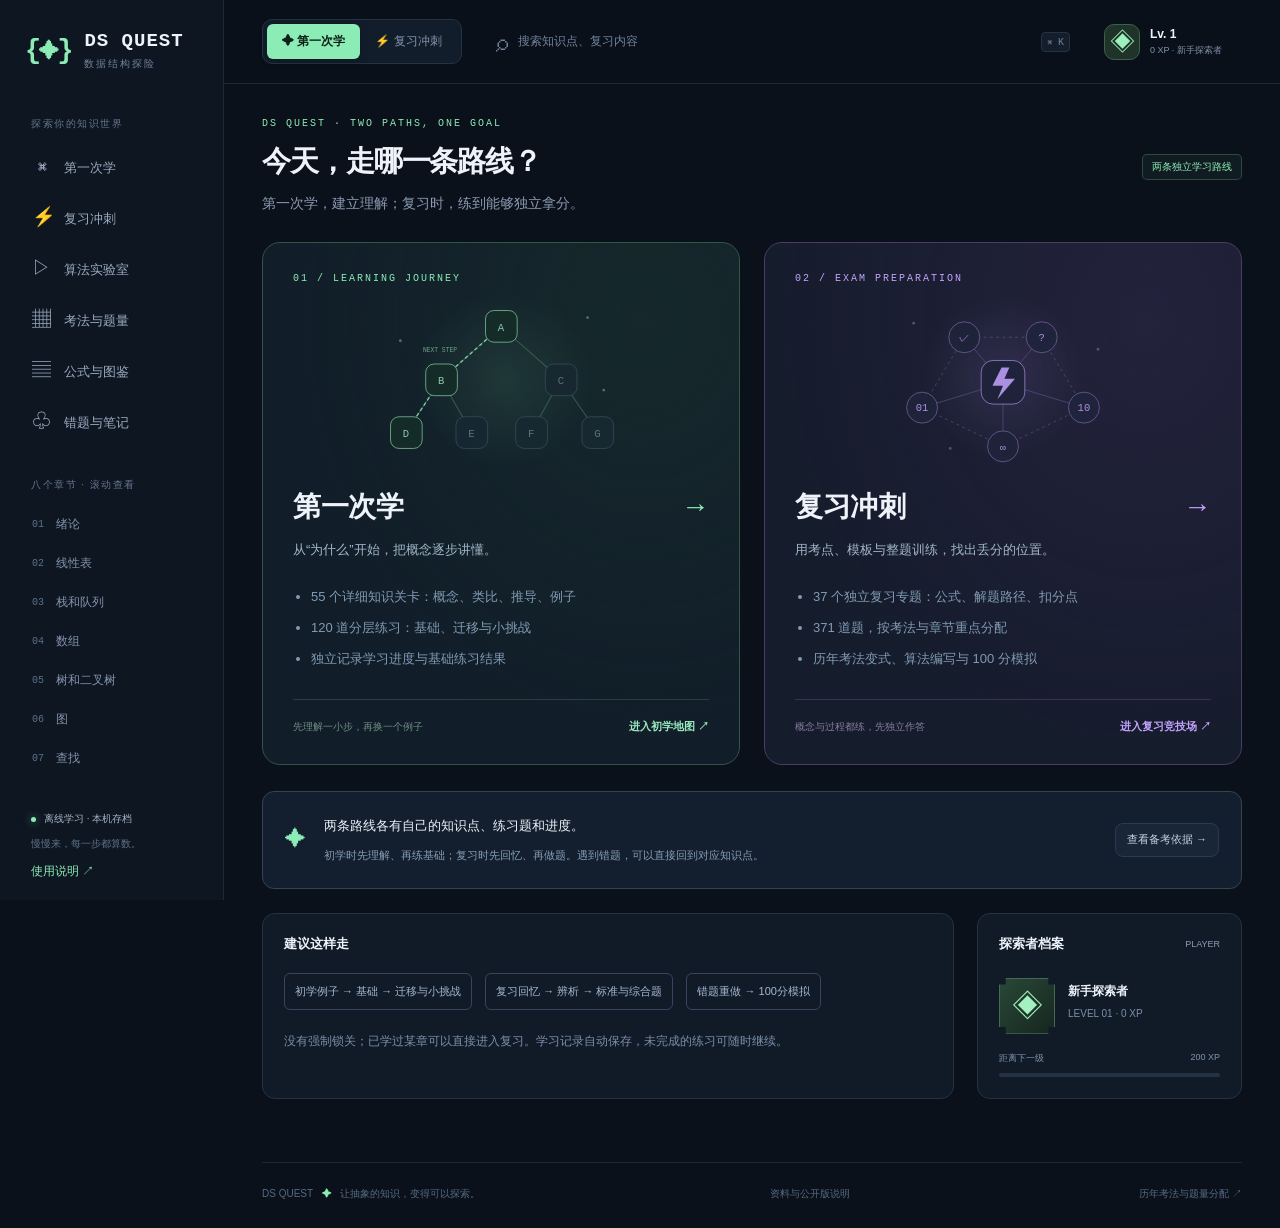
<file: index.html>
<!DOCTYPE html>
<html lang="zh-CN">
<head>
  <meta charset="UTF-8">
  <meta name="viewport" content="width=device-width, initial-scale=1">
  <meta name="theme-color" content="#0b111b">
  <meta name="description" content="基于课程PPT与历年卷的双入口离线学习站，初学120题、复习371题，含概念回忆、分层练习与100分模拟。">
  <title>数据结构探险 · DS QUEST</title>
  <link rel="icon" href="assets/favicon.svg" type="image/svg+xml">
  <link rel="stylesheet" href="assets/katex/katex.min.css">
  <link rel="stylesheet" href="styles.css?v=public-1">
  <script src="assets/katex/katex.min.js" defer></script>
  <script src="math-format.js?v=public-1" defer></script>
  <script src="content.js?v=public-1" defer></script>
  <script src="learning-guides.js?v=public-1" defer></script>
  <script src="sources.js" defer></script>
  <script src="animations.js?v=public-1" defer></script>
  <script src="learn-bank.js?v=public-1" defer></script>
  <script src="review-bank.js?v=public-1" defer></script>
  <script src="review-lessons.js?v=public-1" defer></script>
  <script src="exam-meta.js?v=public-1" defer></script>
  <script src="curriculum.js?v=public-1" defer></script>
  <script src="training-engine.js?v=public-1" defer></script>
  <script src="app.js?v=public-1" defer></script>
</head>
<body data-mode="learn">
  <a class="skip-link" href="#main">跳到主要内容</a>
  <aside class="sidebar" id="sidebar" aria-label="主导航">
    <a class="brand" href="#home" aria-label="数据结构探险首页"><span class="brand-symbol">{<b>✦</b>}</span><span>DS QUEST<small>数据结构探险</small></span></a>
    <div class="sidebar-label">探索你的知识世界</div>
    <nav id="navigation">
      <a href="#map" data-nav="map"><span class="nav-icon">⌘</span>第一次学<span class="nav-dot"></span></a>
      <a href="#review" data-nav="review"><span class="nav-icon">⚡</span>复习冲刺<span class="nav-dot"></span></a>
      <a href="#lab" data-nav="lab"><span class="nav-icon">▷</span>算法实验室<span class="nav-dot"></span></a>
      <a href="#exam" data-nav="exam"><span class="nav-icon">▦</span>考法与题量<span class="nav-dot"></span></a>
      <a href="#atlas" data-nav="atlas"><span class="nav-icon">▤</span>公式与图鉴<span class="nav-dot"></span></a>
      <a href="#bag" data-nav="bag"><span class="nav-icon">♧</span>错题与笔记<span class="nav-dot"></span></a>
    </nav>
    <div class="sidebar-label chapters-label">八个章节 · 滚动查看</div>
    <div id="chapterNav" class="chapter-nav"></div>
    <div class="sidebar-bottom"><div class="local-indicator"><i></i>离线学习 · 本机存档</div><p>慢慢来，每一步都算数。</p><button class="text-button" data-action="help">使用说明 ↗</button></div>
  </aside>
  <button class="nav-scrim" id="navScrim" aria-label="收起导航" hidden></button>
  <header class="topbar">
    <button class="icon-button menu-toggle" id="menuToggle" aria-controls="sidebar" aria-label="打开导航" aria-expanded="false">☰</button>
    <div class="mode-switch" role="group" aria-label="学习模式"><button data-action="mode" data-value="learn" id="modeLearn">✦ 第一次学</button><button data-action="mode" data-value="review" id="modeReview">⚡ 复习冲刺</button></div>
    <button class="search-trigger" data-action="search"><span>⌕</span>搜索知识点、复习内容<kbd>⌘ K</kbd></button>
    <div class="player"><div class="avatar" aria-hidden="true">◈</div><div><strong id="playerLevel">Lv. 1</strong><span id="playerXP">0 XP · 新手探索者</span></div></div>
  </header>
  <main id="main" tabindex="-1"><div id="app"></div><footer class="footer"><span>DS QUEST <i>✦</i> 让抽象的知识，变得可以探索。</span><a href="#sources/1">资料与公开版说明</a><a href="#exam">历年考法与题量分配 ↗</a></footer></main>
  <div class="modal-backdrop" id="searchModal" hidden><section class="search-dialog" role="dialog" aria-modal="true" aria-labelledby="searchTitle"><div class="dialog-top"><h2 id="searchTitle">寻找一块知识拼图</h2><button class="icon-button" data-action="close-search" aria-label="关闭搜索">✕</button></div><label class="search-input-wrap"><span>⌕</span><input id="searchInput" placeholder="试试“循环队列”“时间复杂度”“哈夫曼”…" autocomplete="off" aria-label="搜索知识点和课件"><kbd>ESC</kbd></label><p class="search-hint">搜索 55 个初学关卡、37 个复习专题与 378 页课件文本</p><div id="searchResults" class="search-results"></div></section></div>
  <dialog id="infoDialog" class="info-dialog"><div class="dialog-top"><h2 id="infoTitle"></h2><button class="icon-button" data-action="close-info" aria-label="关闭">✕</button></div><div id="infoBody"></div></dialog>
  <div id="toast" class="toast" role="status" aria-live="polite"></div>
  <noscript><p class="noscript">请启用 JavaScript，以使用学习关卡、算法演示和本地存档功能。</p></noscript>
</body>
</html>
</file>
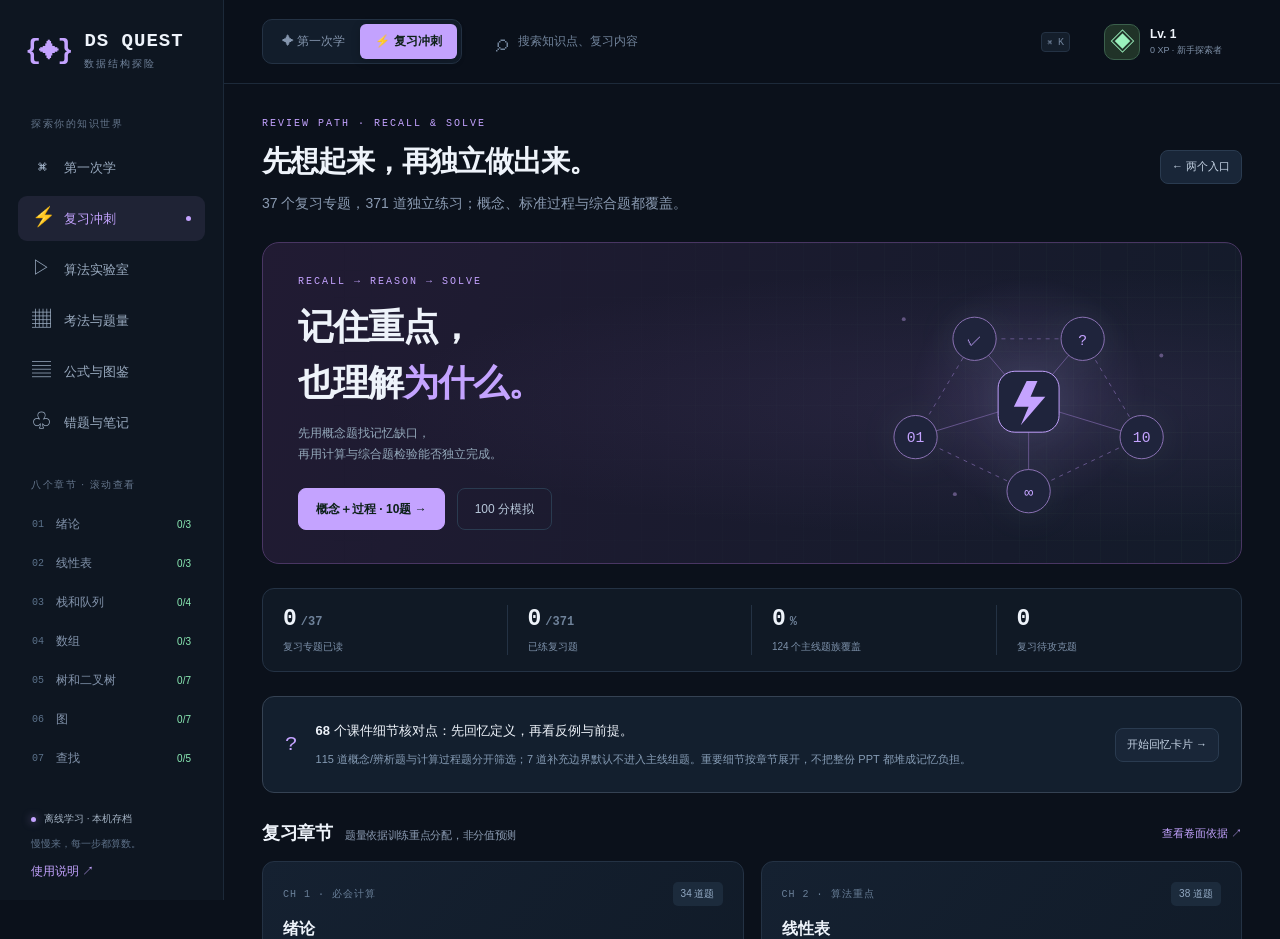
<file: 复习冲刺.html>
<!doctype html><html lang="zh-CN"><meta charset="utf-8"><meta name="viewport" content="width=device-width,initial-scale=1"><meta http-equiv="refresh" content="0;url=index.html#review"><title>复习冲刺 · DS QUEST</title><body style="background:#0b111b;color:#bde8cd;font-family:system-ui;padding:40px"><p>正在打开复习冲刺入口…</p><a style="color:#8cecb6" href="index.html#review">点击进入复习冲刺</a></body></html>
</file>
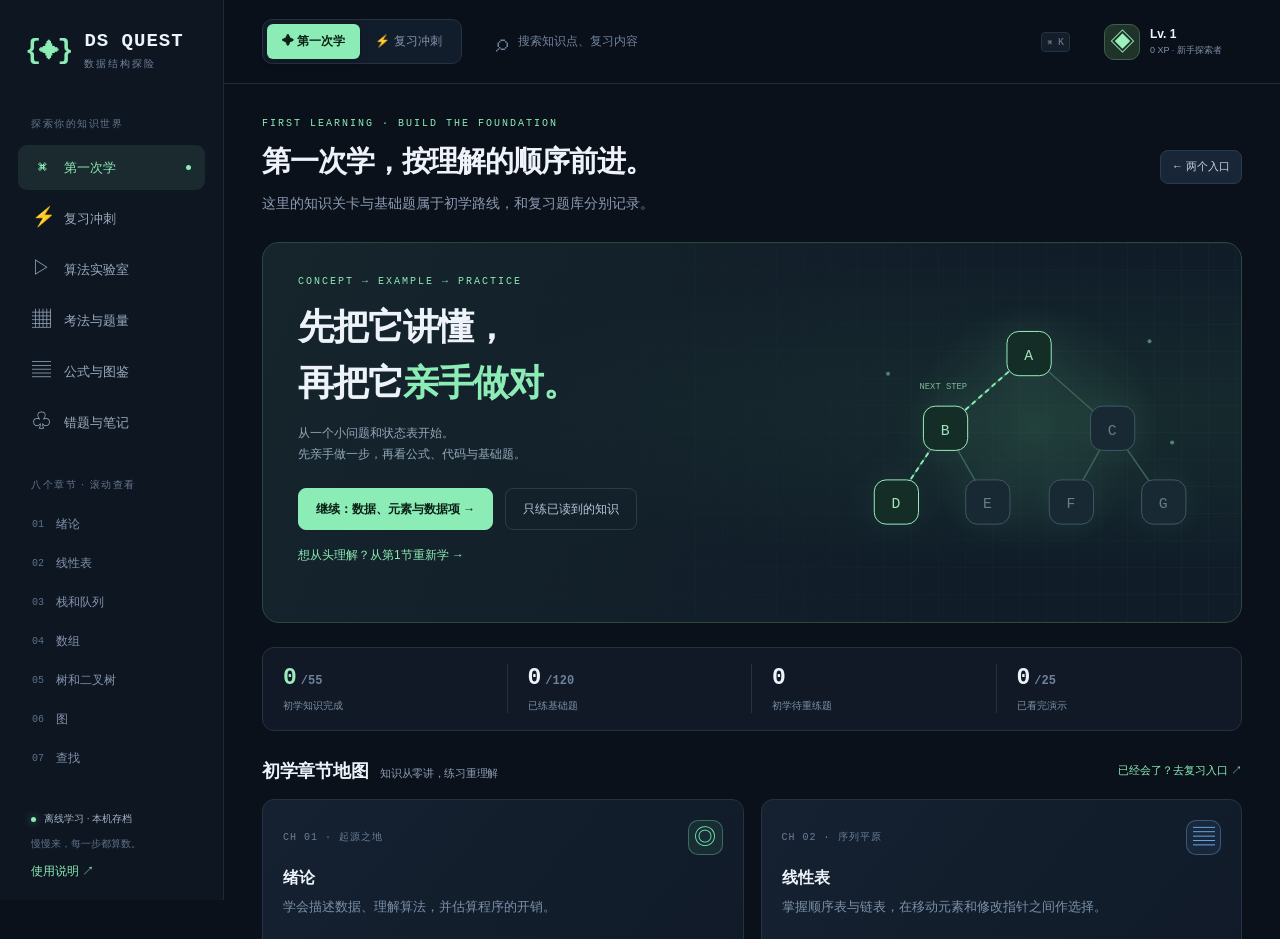
<file: 第一次学.html>
<!doctype html><html lang="zh-CN"><meta charset="utf-8"><meta name="viewport" content="width=device-width,initial-scale=1"><meta http-equiv="refresh" content="0;url=index.html#learn"><title>第一次学 · DS QUEST</title><body style="background:#0b111b;color:#bde8cd;font-family:system-ui;padding:40px"><p>正在打开第一次学入口…</p><a style="color:#8cecb6" href="index.html#learn">点击进入第一次学</a></body></html>
</file>
<file: styles.css>
@charset "UTF-8";
:root{color-scheme:dark;--bg:#0b111b;--panel:#111b28;--panel2:#152131;--line:#243244;--text:#eef3fa;--muted:#8b9bb2;--accent:#8cecb6;--accent-rgb:140,236,182;--purple:#c6a0ff;--yellow:#f2cc79;--red:#ff9595;--sidebar:224px;--header:84px;--radius:17px;font-family:-apple-system,BlinkMacSystemFont,"PingFang SC","Microsoft YaHei",sans-serif;font-size:14px}
*{box-sizing:border-box}body{margin:0;background:var(--bg);color:var(--text);font-weight:400}body[data-mode=review]{--accent:#c4a3ff;--accent-rgb:196,163,255}button,input,textarea,select{font:inherit}a{color:inherit;text-decoration:none}button,a,input,select,summary{touch-action:manipulation}button{cursor:pointer;border:none}button:disabled{cursor:not-allowed;opacity:.38}button,input,textarea,select{color:inherit}button:focus-visible,a:focus-visible,input:focus-visible,textarea:focus-visible,select:focus-visible,summary:focus-visible{outline:2px solid var(--accent);outline-offset:4px}button{transition:background .18s,border-color .18s,transform .18s}button:hover:not(:disabled){filter:brightness(1.08)}button:active:not(:disabled){transform:translateY(1px)}input,textarea,select{background:#0c1420;border:1px solid var(--line);border-radius:9px}input,select{min-height:42px;padding:8px 12px}select{max-width:100%}textarea{padding:14px;line-height:1.9;resize:vertical;width:100%}h1,h2,h3,h4,p{margin-top:0}h1{font-size:36px;letter-spacing:-1.1px;line-height:1.4;font-weight:650}h2{font-size:21px;font-weight:620;letter-spacing:-.3px}h3{font-size:17px;font-weight:600}p{line-height:1.8}small,.muted{color:var(--muted)}strong{font-weight:600}.mono,code,kbd,.eyebrow,.chapter-num,.stat-value{font-family:"SFMono-Regular",Consolas,"Liberation Mono",monospace}.skip-link{position:fixed;top:-100px;left:250px;z-index:100;padding:12px 20px;background:var(--accent);color:#0b111b}.skip-link:focus{top:10px}[hidden]{display:none!important}
.sidebar{position:fixed;width:var(--sidebar);inset:0 auto 0 0;z-index:40;background:#0e1621;border-right:1px solid #1c2939;display:flex;flex-direction:column;padding:30px 18px 20px}.brand{display:flex;align-items:center;gap:10px;padding:0 7px;margin-bottom:46px;font-family:Consolas,monospace;font-size:19px;font-weight:700;letter-spacing:1px}.brand-symbol{font-size:27px;color:var(--accent);letter-spacing:-6px;white-space:nowrap;margin-right:7px}.brand-symbol b{font-size:20px;padding:0 4px}.brand small{font-family:inherit;display:block;letter-spacing:2px;font-size:10px;font-weight:400;margin-top:5px;color:#71839b}.sidebar-label{font-size:10px;color:#64758b;letter-spacing:1.5px;padding:0 13px;margin-bottom:14px}nav{display:grid;gap:6px}nav a{position:relative;padding:13px 14px;display:flex;align-items:center;gap:13px;color:#9aabc0;border-radius:9px;font-size:13px}nav a:hover{background:#172231}nav a.active{color:var(--accent);background:rgba(var(--accent-rgb),.09)}.nav-icon{width:19px;display:inline-block;text-align:center;font-size:19px;line-height:1}.nav-dot{display:none;width:5px;height:5px;background:var(--accent);border-radius:50%;margin-left:auto}nav a.active .nav-dot{display:block}.chapters-label{margin-top:33px}.chapter-nav{display:grid;gap:2px;overflow:auto}.chapter-nav a{display:flex;align-items:center;gap:12px;padding:10px 14px;font-size:12px;color:#8293ab;border-radius:8px}.chapter-nav a:hover,.chapter-nav a.current{background:#172230;color:#edf4ff}.chapter-nav .num{font-family:Consolas,monospace;color:#5b718a;font-size:10px}.chapter-nav .mini-check{margin-left:auto;color:#8cecb6;font-size:10px}.sidebar-bottom{margin-top:auto;padding:28px 13px 0}.local-indicator{font-size:10px;color:#a5b4c5;display:flex;gap:8px;align-items:center}.local-indicator i,.online-dot{width:5px;height:5px;background:var(--accent);border-radius:50%;box-shadow:0 0 9px rgba(var(--accent-rgb),.6)}.sidebar-bottom p{font-size:10px;color:#5e7189;margin:9px 0}.text-button{background:transparent;padding:0;color:var(--accent);font-size:12px}
.topbar{height:var(--header);position:sticky;top:0;z-index:30;margin-left:var(--sidebar);background:rgba(11,17,27,.95);backdrop-filter:blur(15px);border-bottom:1px solid #1d2a3a;display:flex;align-items:center;padding:0 38px;gap:28px}.mode-switch{display:flex;background:#121d2b;border:1px solid var(--line);border-radius:10px;padding:4px;flex-shrink:0}.mode-switch button{padding:9px 15px;border-radius:6px;color:#8495ad;background:none;font-size:12px;white-space:nowrap}.mode-switch button[aria-pressed=true]{color:#0d2118;background:var(--accent);box-shadow:0 2px 10px #0003;font-weight:650}.search-trigger{background:none;color:#71839b;display:flex;align-items:center;gap:10px;font-size:12px;flex:1;text-align:left}.search-trigger>span{font-size:24px}.search-trigger kbd{margin-left:auto;background:#141e2b;border:1px solid var(--line);font-size:10px;padding:3px 5px;border-radius:4px}.player{display:flex;align-items:center;gap:10px;min-width:138px}.avatar{height:36px;width:36px;background:#203328;color:#9bf2bd;display:grid;place-items:center;border:1px solid #3b604c;border-radius:10px;font-size:25px}.player strong{display:block;font-size:12px}.player span{display:block;font-size:9px;color:#7f91a9;margin-top:3px}.icon-button{height:34px;min-width:34px;display:inline-grid;place-items:center;border-radius:8px;background:#172334;border:1px solid var(--line);color:#b5c3d6}.menu-toggle{display:none}main{margin-left:var(--sidebar);padding:34px 38px 0;min-height:calc(100vh - var(--header))}#app{max-width:1370px;margin:auto;min-height:calc(100vh - 190px)}.footer{max-width:1370px;margin:45px auto 0;border-top:1px solid #1d2939;padding:22px 0 25px;display:flex;justify-content:space-between;gap:15px;color:#546a82;font-size:10px;line-height:1.8}.footer i{font-style:normal;color:#8cecb6;margin:0 6px}.footer a:hover{color:#b9cadc}
.eyebrow{font-size:10px;letter-spacing:2px;color:var(--accent);margin-bottom:12px}.eyebrow .live{display:inline-block;height:5px;width:5px;background:var(--accent);border-radius:50%;margin-right:8px;vertical-align:middle}.page-heading{display:flex;justify-content:space-between;gap:20px;align-items:center;margin-bottom:26px}.page-heading h1{margin-bottom:8px;font-size:29px}.page-heading p{color:var(--muted);margin:0;font-size:13px}.tag{display:inline-flex;gap:6px;align-items:center;padding:5px 9px;border:1px solid var(--line);color:#9aacbf;border-radius:5px;font-size:10px}.tag.accent{color:var(--accent);border-color:rgba(var(--accent-rgb),.22);background:rgba(var(--accent-rgb),.05)}.hero{position:relative;overflow:hidden;min-height:285px;border:1px solid #2b483f;border-radius:var(--radius);background:radial-gradient(ellipse at 85% 45%,#21413566 0,transparent 53%),linear-gradient(112deg,#16242c 0,#101d29 75%);display:grid;grid-template-columns:1.3fr 1fr;margin-bottom:24px}.hero:before{content:"";position:absolute;inset:0;pointer-events:none;background-image:linear-gradient(#9cdeb207 1px,transparent 1px),linear-gradient(90deg,#9cdeb207 1px,transparent 1px);background-size:27px 27px;mask-image:linear-gradient(90deg,transparent,#000)}.hero-content{padding:33px 35px;z-index:1}.hero h1{font-size:36px;line-height:1.55;margin-bottom:12px;letter-spacing:-1px}.hero h1 em{font-style:normal;color:var(--accent)}.hero-content>p{color:#94a9bb;font-size:12px;max-width:470px;margin-bottom:22px}.hero-visual{position:relative;display:flex;align-items:center;justify-content:center;padding:12px 16px}.hero-visual svg{width:100%;max-width:395px;filter:drop-shadow(0 0 18px #8cecb612)}.hero-caption{position:absolute;bottom:22px;left:50%;transform:translateX(-50%);font-family:monospace;font-size:9px;letter-spacing:2px;white-space:nowrap;color:#5d8a7b}.hero.review-hero{border-color:#493663;background:radial-gradient(ellipse at 80% 50%,#674d8a33,transparent 60%),linear-gradient(110deg,#211b33,#131b2a)}.btn{padding:11px 17px;min-height:42px;display:inline-flex;align-items:center;justify-content:center;gap:10px;border-radius:8px;background:#192638;color:#c6d4e5;border:1px solid #2a3b50;font-size:12px;line-height:1.4}.btn.primary{background:var(--accent);border-color:var(--accent);color:#0b2017;font-weight:650}.btn.ghost{background:transparent;color:#b8c8da}.btn.small{padding:8px 11px;min-height:34px;font-size:11px}.btn-row{display:flex;gap:12px;align-items:center;flex-wrap:wrap}.btn .arrow{margin-left:14px}.chip{display:inline-flex;align-items:center;gap:6px;padding:5px 8px;border-radius:5px;background:#1c2b3c;color:#92a9c3;font-size:10px}.section-header{display:flex;justify-content:space-between;align-items:center;gap:15px;margin:28px 0 16px}.section-header h2{margin:0;font-size:18px}.section-header h2 small{font-weight:400;font-size:11px;margin-left:12px}.section-header .text-button{font-size:11px}.dashboard-grid{display:grid;grid-template-columns:minmax(0,1fr) 265px;gap:23px}.stats-row{display:grid;grid-template-columns:repeat(4,1fr);border:1px solid var(--line);border-radius:12px;background:#101925;margin-bottom:3px}.stat{padding:17px 20px;position:relative}.stat:not(:last-child):after{content:"";position:absolute;right:0;top:20%;height:60%;width:1px;background:var(--line)}.stat-value{font-size:23px;font-weight:600;display:block;margin-bottom:5px}.stat-value small{font-size:12px;margin-left:4px;color:#6f829a}.stat-label{font-size:10px;color:#7c90a9}.stat-value.mint{color:#9bebbd}.chapter-grid{display:grid;grid-template-columns:repeat(2,minmax(0,1fr));gap:14px}.chapter-card{position:relative;border:1px solid var(--line);background:linear-gradient(130deg,#152131,#101a27);border-radius:12px;padding:20px;cursor:pointer;text-align:left;min-height:182px;transition:.2s}.chapter-card:hover{transform:translateY(-3px);border-color:var(--chapter-color);box-shadow:0 7px 25px #0002}.chapter-top{display:flex;align-items:center;justify-content:space-between;margin-bottom:13px}.chapter-num{font-size:10px;letter-spacing:1px;color:#697f98}.chapter-icon{width:35px;height:35px;border:1px solid color-mix(in srgb,var(--chapter-color) 35%,transparent);border-radius:10px;color:var(--chapter-color);display:grid;place-items:center;font-size:22px;background:color-mix(in srgb,var(--chapter-color) 8%,transparent)}.chapter-card h3{margin:0 0 6px;font-size:16px}.chapter-card p{color:#7b90a8;font-size:10px;margin:0 0 17px;line-height:1.7;min-height:34px}.chapter-bottom{display:flex;align-items:center;gap:10px;font-size:10px;color:#8fa1b9}.progress-track{height:4px;overflow:hidden;border-radius:4px;background:#243246;flex:1}.progress-track>i{display:block;background:var(--chapter-color,var(--accent));height:100%;border-radius:4px;transition:width .4s}.chapter-state{color:var(--chapter-color);font-size:9px}.chapter-card .go{position:absolute;right:20px;top:76px;color:#617b95;font-size:17px}.side-card{border:1px solid var(--line);background:#111b28;border-radius:13px;padding:21px;margin-bottom:18px}.side-card h3{font-size:13px;margin-bottom:17px;display:flex;align-items:center;justify-content:space-between}.side-card h3 small{font-size:9px;font-weight:400}.quest-item{display:flex;gap:11px;margin-top:18px}.quest-item .quest-symbol{height:27px;width:27px;flex:none;background:#21302b;border:1px solid #375348;border-radius:7px;color:#8cecb6;display:grid;place-items:center;font-size:11px}.quest-item strong{font-size:11px;display:block;margin-bottom:4px}.quest-item p{font-size:10px;color:#7a8da5;margin:0}.quest-item.complete{opacity:.65}.quest-item .xp{color:var(--yellow);font-size:9px;margin-top:5px;display:block}.character-status{padding-top:8px;display:flex;align-items:center;gap:13px}.pixel-character{width:56px;height:56px;flex-shrink:0;display:grid;place-items:center;color:#a3f0c1;background:linear-gradient(135deg,#294837,#16261f);border:1px solid #476853;clip-path:polygon(12% 0,88% 0,88% 12%,100% 12%,100% 88%,88% 88%,88% 100%,12% 100%,12% 88%,0 88%,0 12%,12% 12%);font-size:31px}.character-status strong{display:block;font-size:12px}.character-status p{font-size:10px;color:#7b90a8;margin:5px 0}.level-progress{margin-top:18px}.level-progress label{display:flex;justify-content:space-between;font-size:9px;color:#7e94ad;margin-bottom:8px}.tip{border-left:2px solid #6d779c;padding-left:12px;color:#92a5bd;font-size:11px;line-height:1.9;margin:0}.quick-card{display:flex;align-items:center;gap:14px;padding:15px;border-radius:10px;background:#151f30;border:1px solid #26364d;margin-bottom:10px}.quick-card>span{font-size:22px;color:var(--purple)}.quick-card strong{display:block;font-size:12px}.quick-card small{font-size:10px;display:block;margin-top:5px}.quick-card .chevron{font-size:15px;margin-left:auto;color:#687c96}
.breadcrumb{display:flex;gap:10px;align-items:center;font-size:11px;color:#7f93ad;margin-bottom:25px}.breadcrumb a:hover{color:var(--accent)}.chapter-banner{display:flex;gap:18px;align-items:center;margin-bottom:24px}.chapter-banner .chapter-icon{width:58px;height:58px;font-size:32px;flex-shrink:0}.chapter-banner h1{font-size:29px;margin-bottom:5px}.chapter-banner p{font-size:12px;color:#8196af;margin:0}.chapter-banner .tag{margin-left:auto}.lesson-tabs{display:flex;gap:8px;overflow-x:auto;padding-bottom:13px;margin-bottom:22px;scrollbar-width:thin}.lesson-tab{display:flex;align-items:center;gap:8px;white-space:nowrap;padding:9px 12px;border:1px solid var(--line);border-radius:7px;background:#111c2a;color:#8194ad;font-size:10px}.lesson-tab.active{border-color:rgba(var(--accent-rgb),.5);color:var(--accent);background:rgba(var(--accent-rgb),.08)}.lesson-tab .check{font-size:9px;color:#8cecb6}.lesson-layout{display:grid;grid-template-columns:minmax(0,1fr) 264px;gap:24px;align-items:start}.reading{padding:30px 33px;border:1px solid var(--line);border-radius:14px;background:#111b28;min-width:0}.reading h2{font-size:25px;line-height:1.6;margin-bottom:12px}.lesson-meta{display:flex;gap:12px;align-items:center;margin-bottom:22px;color:#7188a1;font-size:10px}.reading .summary{font-size:18px;line-height:1.9;color:#d8e8e3;margin-bottom:25px;padding-bottom:22px;border-bottom:1px solid var(--line)}.reading p{line-height:2;font-size:14px;color:#a9bad0}.analogy{background:#182535;border:1px solid #2a3c52;border-radius:10px;padding:17px 19px;margin-bottom:22px}.analogy .label{display:block;font-size:10px;color:#8db3db;margin-bottom:6px}.analogy p{margin:0;color:#c5d4e6;font-size:13px}.reading details{border-bottom:1px solid var(--line);margin:0 0 20px;padding-bottom:15px}.reading summary{cursor:pointer;font-size:13px;color:var(--accent);padding:6px 0;line-height:1.8}.detail-body{padding-top:15px}.detail-point{display:flex;gap:14px;margin-bottom:16px}.detail-point>span{width:24px;height:24px;flex:none;display:grid;place-items:center;border-radius:6px;background:#233046;color:#97acc9;font-size:10px;margin-top:4px}.detail-point p{margin:0;font-size:13px}.example{margin:22px 0}.example h3,.pitfall h3{font-size:12px;letter-spacing:.5px;margin:0 0 10px;color:#9de4bd}.example p{font-size:13px}.pitfall{padding:17px 19px;background:#4a351922;border:1px solid #6e523546;border-radius:10px;margin:22px 0}.pitfall h3{color:var(--yellow)}.pitfall p{margin:0;font-size:12px;color:#c9b694}.code-wrap{position:relative}.code-wrap pre{background:#0a111c;padding:18px;border:1px solid #243248;border-radius:10px;overflow:auto;color:#b9cbe0;font-size:12px;line-height:1.9;tab-size:2;white-space:pre}.code-copy{position:absolute;right:9px;top:9px;padding:4px 8px;background:#1f3044;border-radius:5px;font-size:9px;color:#a9c3de}.lesson-actions{border-top:1px solid var(--line);padding-top:24px;display:flex;gap:12px;align-items:center;flex-wrap:wrap}.lesson-actions .btn.primary{flex:1}.lesson-paging{display:flex;justify-content:space-between;gap:20px;margin:19px 0;color:#92a7bf;font-size:11px}.notes-panel{position:sticky;top:108px}.notes-panel textarea{min-height:210px;font-size:12px;background:#0c1521}.notes-label{font-size:10px;color:#5e7892;margin-top:8px;display:block}.source-ref{font-size:10px;padding-top:15px;line-height:1.9;color:#647b93}.source-ref button{font-size:10px}.reading-tools{display:flex;justify-content:space-between;gap:10px;align-items:center}.reading-tools .text-button{font-size:10px}.badge-row{display:flex;gap:8px;flex-wrap:wrap}.bookmark-btn.saved{border-color:var(--yellow);color:var(--yellow)}
.review-grid{display:grid;grid-template-columns:minmax(0,1fr) 310px;gap:22px}.review-config{border:1px solid var(--line);border-radius:13px;background:#121b2a;padding:28px}.review-config h2{font-size:20px;margin-bottom:9px}.review-config>p{font-size:12px;color:var(--muted)}.field{display:grid;gap:9px;margin:20px 0}.field label{font-size:11px;color:#91a4bd}.field select{width:100%;min-height:44px;font-size:12px}.review-config .btn.primary{width:100%;margin-top:7px}.review-types{display:grid;grid-template-columns:1fr 1fr;gap:10px}.review-type{background:#111a28;border:1px solid var(--line);border-radius:9px;padding:14px 12px;text-align:left;color:#91a4bd}.review-type.selected{border-color:var(--accent);background:rgba(var(--accent-rgb),.06);color:var(--accent)}.review-type strong{display:block;font-size:12px}.review-type small{display:block;font-size:9px;margin-top:6px;color:#788da8}.flash-card{background:linear-gradient(140deg,#1e2540,#161d2f);border:1px solid #3d3d62;border-radius:12px;padding:22px;min-height:215px;display:flex;flex-direction:column;justify-content:center;cursor:pointer}.flash-card small{font-size:10px;color:#b9a2ec;margin-bottom:16px}.flash-card h3{font-size:16px;line-height:1.8;font-weight:500}.flash-card p{font-size:12px;color:#b1bfd5;margin:0;line-height:1.9}.flash-controls{display:flex;justify-content:space-between;align-items:center;margin-top:11px;color:#7f8fa8;font-size:10px}.challenge{max-width:800px;margin:10px auto}.challenge-top{display:flex;align-items:center;justify-content:space-between;margin-bottom:20px;color:#94a6bd;font-size:11px}.challenge-top .progress-track{max-width:240px}.question-card{padding:33px;border:1px solid var(--line);background:#121c2a;border-radius:16px}.question-card h1{font-size:23px;line-height:1.8;letter-spacing:0;margin:12px 0 25px}.question-type{font-size:10px;letter-spacing:2px;color:var(--accent)}.options{display:grid;gap:11px}.option{display:flex;gap:13px;align-items:center;text-align:left;padding:15px 17px;min-height:53px;background:#172435;border:1px solid #293b51;border-radius:10px;font-size:13px;color:#bdcde0}.option .letter{height:26px;width:26px;flex:none;display:grid;place-items:center;font-family:monospace;background:#213247;border-radius:6px;color:#839bb7;font-size:11px}.option.selected{border-color:var(--accent);background:rgba(var(--accent-rgb),.09)}.option.correct{border-color:#71df9d;background:#16392b55;color:#a3edc0}.option.wrong{border-color:#ee9191;background:#4d252c55;color:#f2a5a5}.option:disabled{opacity:1;cursor:default}.answer-feedback{margin-top:22px;border-radius:10px;padding:18px;background:#1a2a3b;border:1px solid #2f435a}.answer-feedback h3{font-size:14px;margin-bottom:8px}.answer-feedback p{font-size:12px;color:#adc0d6;line-height:1.9;margin:0}.answer-feedback.correct{border-color:#39664b}.answer-feedback.wrong{border-color:#75444c}.quiz-actions{display:flex;justify-content:space-between;align-items:center;gap:14px;margin-top:25px}.quiz-actions small{font-size:10px;line-height:1.8}.result-card{max-width:760px;margin:auto;border:1px solid #4c3d67;background:radial-gradient(ellipse at 50% 0,#37244766,transparent 60%),#121b2a;border-radius:17px;text-align:center;padding:40px}.result-symbol{font-size:45px;color:var(--yellow);display:block;margin-bottom:15px}.result-card h1{font-size:28px}.score-display{font-family:monospace;font-size:59px;color:var(--accent);margin:25px 0}.score-display small{font-size:22px;color:#6b7f99}.result-stats{display:flex;justify-content:center;gap:35px;margin-bottom:29px;color:#a4b6cc;font-size:12px}.result-list{display:grid;gap:8px;text-align:left;margin:25px 0}.result-item{padding:12px 14px;border-radius:8px;border:1px solid #293749;font-size:12px;color:#a5b8d0;display:flex;gap:10px;line-height:1.8}.result-item>span{color:#8cecb6}.result-item.missed>span{color:var(--red)}
.lab-layout{display:grid;grid-template-columns:205px minmax(0,1fr);gap:22px;align-items:start}.lab-list{border:1px solid var(--line);border-radius:12px;background:#101a27;padding:15px 10px;max-height:calc(100vh - 125px);position:sticky;top:105px;overflow:auto;scrollbar-width:thin}.lab-list h3{padding:0 10px;margin:18px 0 9px;font-size:10px;color:#69819b}.lab-list h3:first-child{margin-top:4px}.lab-list a{display:block;padding:10px;border-radius:7px;font-size:10px;line-height:1.5;color:#91a6c1;margin:2px 0}.lab-list a.active{color:var(--accent);background:rgba(var(--accent-rgb),.09)}.lab-list a:hover{background:#1b293a}.lab-main{min-width:0}.lab-heading h1{font-size:25px;margin-bottom:10px}.lab-heading p{font-size:12px;color:#8ca0b9;line-height:1.9;max-width:780px}.stage{border:1px solid #31445a;border-radius:13px;background:radial-gradient(ellipse at center,#172f3866,transparent 75%),#0d1723;overflow:hidden}.stage-top{display:flex;gap:10px;align-items:center;justify-content:space-between;border-bottom:1px solid #26384c;padding:13px 18px;font-size:10px;color:#8197b0}.stage-top .dots{display:flex;gap:5px}.stage-top .dots i{width:5px;height:5px;border-radius:50%;background:#44617b}.stage-top .dots i:first-child{background:var(--accent)}.stage-visual{min-height:300px;padding:20px;display:flex;align-items:center;justify-content:center;position:relative;overflow:auto}.stage-visual svg{width:100%;height:auto;min-width:330px;max-height:340px;font-family:Consolas,monospace}.stage-caption{padding:17px 20px;background:#142234;border-top:1px solid #2b3c50;display:flex;gap:12px;line-height:1.9;color:#b2c6dc;min-height:76px;font-size:12px}.step-num{font-family:monospace;background:#243f3a;color:#9cedc3;font-size:10px;height:22px;min-width:30px;display:grid;place-items:center;flex-shrink:0;border-radius:4px;margin-top:2px}.animation-controls{border:1px solid var(--line);border-radius:12px;background:#121e2c;padding:18px;margin-top:14px}.controls-row{display:flex;gap:10px;align-items:center;flex-wrap:wrap}.controls-row label{font-size:10px;color:#90a6c0;display:flex;align-items:center;gap:7px;margin-left:auto}.controls-row select{min-height:33px;font-size:10px;padding:3px 8px}.timeline{display:flex;gap:14px;align-items:center;margin-top:14px}.timeline input{padding:0;min-height:18px;width:100%;accent-color:var(--accent);border:none;background:none}.timeline span{font-size:9px;color:#849ab4;white-space:nowrap;font-family:monospace}.legend{display:flex;gap:17px;font-size:9px;color:#7e95b0;margin:13px 2px;flex-wrap:wrap}.legend i{display:inline-block;width:7px;height:7px;border-radius:2px;margin-right:5px;background:#314660}.legend .current{background:var(--yellow)}.legend .finished{background:#83ddb3}.lab-code{margin-top:22px;padding:20px;border:1px solid var(--line);border-radius:12px;background:#111b29}.lab-code h3{font-size:11px;margin-bottom:12px;color:#a0b4cd}.code-line{font-family:Consolas,monospace;font-size:11px;line-height:2.1;color:#7d94af;padding:2px 10px;border-left:2px solid transparent;white-space:pre-wrap}.code-line b{font-weight:400;color:#4e657e;margin-right:18px}.code-line.active{background:rgba(var(--accent-rgb),.08);color:var(--accent);border-left-color:var(--accent)}.array-cells{display:flex;justify-content:center;gap:7px;flex-wrap:wrap;padding:25px 0}.array-cell{position:relative;width:52px;flex-shrink:0;text-align:center}.array-cell .cell{height:53px;border:1px solid #39516a;border-radius:7px;background:#1c3046;display:grid;place-items:center;font:18px Consolas,monospace;color:#b7cce3}.array-cell.active .cell{border-color:var(--yellow);background:#463f2b;color:#f8dba1;box-shadow:0 0 16px #f2cc7910}.array-cell.done .cell{border-color:#72bd98;background:#1b3b31;color:#a8efc7}.array-cell.dim{opacity:.25}.array-cell small{font:9px monospace;display:block;margin:9px 0;color:#6988a7}.array-cell .pointer{font:9px monospace;color:var(--yellow);line-height:1.6}.array-wrap{width:100%}.array-key{font:11px monospace;color:var(--accent);text-align:center;margin-bottom:14px}.bars{height:235px;width:100%;display:flex;align-items:flex-end;justify-content:center;gap:9px;padding:18px 10px 27px}.bar-wrap{flex:1;max-width:60px;min-width:15px;height:100%;display:flex;align-items:center;flex-direction:column;justify-content:flex-end;position:relative}.bar{width:100%;background:linear-gradient(#487f8c,#294754);border:1px solid #5a8b94;border-radius:5px 5px 0 0;position:relative;transition:height .16s;min-height:3px}.bar-wrap.active .bar{background:linear-gradient(#c8a963,#675231);border-color:var(--yellow)}.bar-wrap.done .bar{background:linear-gradient(#74c599,#31634d);border-color:#91e3b5}.bar-number{font:11px monospace;color:#d2e2ec;margin-bottom:8px}.bar-index{position:absolute;bottom:-20px;font:9px monospace;color:#64819d}.stage-metrics{display:flex;justify-content:center;gap:30px;color:#7f99b3;font:10px monospace;padding:0 0 10px}.matrix-grid{display:grid;grid-template-columns:repeat(4,52px);gap:7px;justify-content:center}.matrix-grid .cell{border:1px solid #304860;border-radius:6px;display:grid;place-items:center;height:43px;color:#89aac5;font:12px monospace}.matrix-grid .cell.active{border-color:var(--yellow);color:var(--yellow);background:#4b3f2533}.matrix-grid .cell.done{background:#1b3a31;color:#9de8bb}.matrix-layout{display:grid;gap:16px}.matrix-memory{display:flex;gap:4px;flex-wrap:wrap;justify-content:center}.matrix-memory>span{padding:7px;background:#1a2b3e;border:1px solid #31455d;border-radius:4px;font:10px monospace}.matrix-memory>span.active{border-color:var(--yellow);color:var(--yellow)}.triples-layout{display:grid;grid-template-columns:1fr 35px 1fr;gap:18px;align-items:center;width:100%;max-width:500px}.triples-table{width:100%;border-collapse:collapse;font:11px monospace}.triples-table td,.triples-table th{padding:10px;border-bottom:1px solid #2a3e54;text-align:center}.triples-table th{color:#60809e;font-weight:400;font-size:9px}.triples-table .active{background:#594a2744;color:var(--yellow)}.graph-table{display:flex;flex-wrap:wrap;gap:5px;justify-content:center;margin:8px 0}.graph-table>span{font:10px monospace;padding:7px;background:#1b2b3f;border:1px solid #2d435a;border-radius:5px;color:#9bb3cd}.trace-label{font-size:10px;color:#7891ad;text-align:center;line-height:1.8;margin:8px 0}.stage-visual.graph-visual{display:block}.growth-row{display:grid;grid-template-columns:100px 1fr 65px;gap:15px;align-items:center;margin:20px 0;font:11px monospace;color:#acc3d9}.growth-meter{height:22px;background:#172b3e;border-radius:4px;overflow:hidden}.growth-meter i{display:block;height:100%;min-width:3px;background:#75cfad}.growth-row:last-child i{background:#bba2ef}.growth-layout{width:100%;padding:10px 20px}
.tabs{display:flex;gap:8px;flex-wrap:wrap;margin-bottom:22px}.tabs button{padding:9px 15px;border-radius:7px;border:1px solid var(--line);background:#111c2a;color:#8ea4bd;font-size:11px}.tabs button.active{border-color:rgba(var(--accent-rgb),.4);color:var(--accent);background:rgba(var(--accent-rgb),.07)}.table-wrap{overflow:auto;border:1px solid var(--line);border-radius:12px;background:#111b28}.reference-table{width:100%;border-collapse:collapse;text-align:left;white-space:nowrap;font-size:12px}.reference-table th{padding:16px 18px;background:#172335;color:#9db2cb;font-size:10px;font-weight:500}.reference-table td{padding:17px 18px;border-top:1px solid #223145;color:#a7bad2;font-family:Consolas,"PingFang SC",monospace;font-size:11px}.reference-table tr:hover td{background:#162333}.reference-table td:first-child{color:#d9e5f4;font-family:inherit}.reference-note{margin:17px 0;padding:18px 20px;border:1px solid #514a354d;border-radius:10px;background:#392f1925;color:#b8a98a;font-size:11px;line-height:2}.atlas-grid{display:grid;grid-template-columns:repeat(2,minmax(0,1fr));gap:14px}.atlas-item{border:1px solid var(--line);border-radius:11px;padding:20px;background:#111c2a}.atlas-item h3{font-size:14px;margin-bottom:13px}.atlas-item p{font-size:12px;color:#8ca4bf;line-height:1.9;margin:0}.bag-grid{display:grid;grid-template-columns:minmax(0,1fr) 280px;gap:22px}.bag-list{display:grid;gap:12px}.bag-item{padding:20px;border:1px solid var(--line);border-radius:11px;background:#121d2b}.bag-item h3{font-size:14px;line-height:1.8;margin-bottom:10px}.bag-item p{font-size:12px;color:#8fa7c1;white-space:pre-wrap;word-break:break-word}.bag-item .item-actions{display:flex;justify-content:space-between;gap:12px;align-items:center}.bag-item small{font-size:10px}.empty-state{padding:55px 25px;text-align:center;border:1px dashed #31465e;border-radius:13px;color:#7f98b3}.empty-state .symbol{font-size:35px;color:#48637e;display:block;margin-bottom:17px}.empty-state h3{font-size:16px;color:#bfd0e2}.empty-state p{font-size:12px;line-height:1.9}.badges{display:grid;grid-template-columns:repeat(3,minmax(0,1fr));gap:13px}.achievement{padding:24px 15px;background:#111b28;border:1px solid var(--line);border-radius:12px;text-align:center}.achievement .symbol{font-size:29px;display:block;margin-bottom:12px;color:#526078}.achievement.unlocked{border-color:#536348;background:linear-gradient(#25302244,#121c28)}.achievement.unlocked .symbol{color:var(--yellow);filter:drop-shadow(0 0 8px #f2cc7920)}.achievement strong{font-size:12px;display:block;margin-bottom:6px}.achievement small{font-size:10px;line-height:1.8;display:block}.settings-actions{display:grid;gap:10px}.settings-actions .btn{width:100%}.storage-note{font-size:10px;color:#798fa9;margin:14px 0 0;line-height:1.9}.source-controls{display:flex;gap:13px;flex-wrap:wrap;align-items:center;margin-bottom:20px}.source-controls input[type=search]{flex:1;min-width:200px;font-size:12px}.source-slides{display:grid;gap:12px}.source-slide{border:1px solid var(--line);border-radius:10px;background:#111c2a;padding:20px;scroll-margin-top:110px}.source-slide h3{font-size:11px;color:var(--accent);font-family:monospace}.source-slide pre{font-family:inherit;white-space:pre-wrap;word-break:break-word;font-size:12px;line-height:1.85;color:#9fb3ca;max-height:350px;overflow:auto;margin:0}.source-pagination{display:flex;justify-content:space-between;align-items:center;font-size:11px;color:#8098b2;margin:18px 0}.chapter-select{min-width:165px}.flash-full{max-width:720px;margin:20px auto}.flash-full .flash-card{min-height:310px;padding:40px;text-align:center}.flash-full .flash-card h3{font-size:22px}.flash-full .flash-card p{font-size:16px}.flash-full .flash-controls{margin-top:20px}.correct-label{color:#9be7b5}.wrong-label{color:#ffaaa4}.history-item{padding:15px;border-bottom:1px solid var(--line);display:flex;justify-content:space-between;gap:15px;line-height:1.8;font-size:12px;color:#93a9c2}
.modal-backdrop{position:fixed;inset:0;z-index:80;display:flex;align-items:flex-start;justify-content:center;padding:12vh 20px 30px;background:#030811c9;backdrop-filter:blur(7px)}.search-dialog{width:700px;max-width:100%;max-height:75vh;overflow:hidden;display:flex;flex-direction:column;border:1px solid #3a4d67;border-radius:17px;background:#111c2b;box-shadow:0 30px 100px #0006;padding:25px}.dialog-top{display:flex;justify-content:space-between;align-items:center;gap:15px;margin-bottom:20px}.dialog-top h2{font-size:19px;margin:0}.search-input-wrap{display:flex;gap:10px;align-items:center;border:1px solid #3e5c72;border-radius:10px;background:#0c1522;padding:0 13px}.search-input-wrap>span{font-size:23px;color:var(--accent)}.search-input-wrap input{border:none;flex:1;min-width:0;outline:none;min-height:52px;font-size:13px;background:transparent;padding:8px 0}.search-input-wrap kbd{font-size:9px;color:#647e9b}.search-hint{font-size:10px;color:#6b83a0;margin:12px 0}.search-results{overflow-y:auto;padding-right:6px}.search-result{display:block;width:100%;text-align:left;background:transparent;padding:14px;border-radius:8px;border-bottom:1px solid #26364a;color:#b9cde4}.search-result:hover{background:#1c2c40}.search-result strong{font-size:13px;display:block;line-height:1.7}.search-result small{display:block;font-size:10px;margin-top:5px;line-height:1.7}.search-result mark{background:#495737;color:#c9f5ab;padding:1px 2px;border-radius:2px}.search-count{font-size:10px;color:#8ca0ba;margin:10px 3px}.info-dialog{border:1px solid #3b4e68;border-radius:15px;background:#121e2d;padding:27px;width:660px;max-width:calc(100vw - 30px);max-height:85vh;color:#bccde1}.info-dialog::backdrop{background:#030811c9;backdrop-filter:blur(6px)}.info-dialog p,.info-dialog li{font-size:13px;line-height:2;color:#a2b7d0}.info-dialog h3{font-size:14px;color:var(--accent);margin-top:22px}.info-dialog ul{padding-left:22px}.toast{position:fixed;bottom:28px;left:calc(50% + 110px);transform:translate(-50%,20px);background:#20392d;border:1px solid #4f7d60;color:#b7efcb;padding:13px 23px;border-radius:10px;font-size:12px;opacity:0;transition:.25s;z-index:120;pointer-events:none;max-width:80vw;line-height:1.8;box-shadow:0 10px 40px #0006}.toast.show{opacity:1;transform:translate(-50%,0)}.noscript{margin-left:250px;padding:30px}.lesson-nav-mobile{display:none}.question-counter{color:var(--accent);font-family:monospace}.save-status{min-height:15px}.session-end-note{color:#849ab4;font-size:11px;line-height:1.9;text-align:center;margin-top:15px}
@media(min-width:1500px){.hero h1{font-size:43px}.hero-content{padding:40px}.hero{min-height:310px}.hero-visual svg{max-width:430px}.chapter-card{min-height:185px}}
@media(max-width:1200px){:root{--sidebar:194px}.sidebar{padding-left:10px;padding-right:10px}.brand{font-size:17px}.brand-symbol{font-size:24px}.topbar{padding:0 25px;gap:20px}main{padding:28px 25px 0}.dashboard-grid{grid-template-columns:minmax(0,1fr) 235px;gap:18px}.hero-content{padding:27px}.hero h1{font-size:30px}.hero{min-height:270px}.side-card{padding:17px}.stat{padding:16px}.stat-value{font-size:21px}.chapter-card{padding:17px}.chapter-card h3{font-size:15px}.lesson-layout{grid-template-columns:minmax(0,1fr) 225px;gap:18px}.reading{padding:25px}.lab-layout{grid-template-columns:180px minmax(0,1fr);gap:17px}.controls-row .btn{padding:9px 11px}.search-trigger{font-size:0}.search-trigger kbd{font-size:9px}.review-grid{grid-template-columns:minmax(0,1fr) 270px}}
@media(max-width:1000px){:root{--sidebar:180px;--header:76px}.sidebar{padding-top:25px}.brand{font-size:15px;margin-bottom:32px}.brand small{font-size:9px;letter-spacing:1px}.brand-symbol{font-size:22px}.sidebar-label{font-size:9px;letter-spacing:.5px}.chapter-nav a{padding:9px 12px;font-size:11px}.topbar{gap:15px;padding:0 20px}.mode-switch button{padding:8px 11px;font-size:11px}main{padding:25px 20px 0}.dashboard-grid{grid-template-columns:1fr}.dashboard-side{display:grid;grid-template-columns:1fr 1fr;gap:18px;align-items:start}.dashboard-side .side-card{margin:0}.dashboard-side .tip-card{display:none}.hero{grid-template-columns:1.25fr 1fr;min-height:255px}.hero h1{font-size:28px}.hero-content>p{font-size:11px}.hero-content{padding:25px}.hero-visual{padding:0}.chapter-card{min-height:165px}.chapter-card p{min-height:unset}.chapter-grid{gap:13px}.lesson-layout{grid-template-columns:1fr}.notes-panel{position:static;display:grid;grid-template-columns:1fr 1fr;gap:18px}.notes-panel .side-card{margin:0}.notes-panel textarea{min-height:150px}.review-grid{grid-template-columns:1fr}.review-aside{display:grid;grid-template-columns:1fr 1fr;gap:18px}.review-aside .side-card{margin:0}.lab-layout{grid-template-columns:1fr}.lab-list{position:static;max-height:unset;display:flex;gap:5px;align-items:center;overflow:auto;padding:9px;white-space:nowrap}.lab-list h3{display:none}.lab-list a{margin:0;flex:none;padding:8px}.stage-visual{min-height:285px}.bag-grid{grid-template-columns:1fr}.bag-side{display:grid;grid-template-columns:1fr 1fr;gap:18px}.hero-caption{bottom:22px;font-size:8px;letter-spacing:1px}.chapter-banner .tag{display:none}.toast{left:calc(50% + 90px)}.sidebar-bottom p{font-size:9px}.local-indicator{font-size:9px}.avatar{width:32px;height:32px}.player{min-width:110px}.player span{font-size:8px}}
@media(max-width:760px){:root{--sidebar:0px;--header:68px}.sidebar{width:224px;transform:translateX(-100%);transition:transform .2s;box-shadow:15px 0 80px #0006}.sidebar.open{transform:translateX(0)}.sidebar .brand{font-size:19px}.sidebar .brand-symbol{font-size:27px}.sidebar .sidebar-label{font-size:10px}.sidebar .chapter-nav a{font-size:12px}.topbar{padding:0 15px;gap:12px}.menu-toggle{display:inline-grid}.mode-switch{padding:3px}.mode-switch button{padding:8px 10px;font-size:10px}.search-trigger{flex:0;padding:0}.search-trigger kbd{display:none}.player{margin-left:auto;min-width:0}.player>div:last-child{display:none}.avatar{height:30px;width:30px;font-size:22px}.hero{grid-template-columns:1.3fr 1fr;min-height:240px}.hero-content{padding:23px}.hero h1{font-size:25px}.hero-content>p{font-size:10px}.hero .btn{font-size:10px;padding:10px 12px;min-height:37px}.hero .btn-row{gap:8px}.hero .eyebrow{font-size:8px;letter-spacing:1px}.hero-visual{opacity:.85}.hero-caption{display:none}main{padding:21px 16px 0}.stats-row{grid-template-columns:repeat(4,1fr)}.stat{padding:15px 12px}.stat-value{font-size:19px}.stat-label{font-size:9px}.page-heading h1{font-size:25px}.page-heading .tag{display:none}.chapter-banner h1{font-size:25px}.chapter-banner p{font-size:11px}.reading{padding:23px}.reading h2{font-size:22px}.reading .summary{font-size:16px}.notes-panel{grid-template-columns:1fr 1fr}.footer{font-size:9px;flex-direction:column;gap:4px;margin-top:30px}.toast{left:50%;bottom:18px}.challenge{margin-top:0}.question-card{padding:25px}.question-card h1{font-size:20px}.badges{grid-template-columns:repeat(2,1fr)}.source-controls select{width:100%}.section-header h2 small{font-size:9px;margin-left:6px}.section-header h2{font-size:17px}.source-slide{padding:16px}.source-slide pre{font-size:11px}.question-card .option{font-size:12px}.review-aside .side-card{padding:18px}.review-config{padding:24px}.stage-visual{padding:14px 8px}.lab-heading h1{font-size:23px}.array-cell{width:41px}.array-cell .cell{height:46px;font-size:15px}.array-cells{gap:5px}.controls-row{gap:7px}.controls-row .btn{font-size:10px;min-height:36px;padding:9px}.timeline{gap:8px}.atlas-grid{grid-template-columns:1fr}.btn{min-height:42px}.text-button{min-height:28px}.lesson-tab{min-height:35px}.search-dialog{padding:20px}.search-input-wrap input{font-size:11px}.search-trigger>span{font-size:25px}.noscript{margin-left:0}}
@media(max-width:520px){.hero{grid-template-columns:1fr}.hero-content{padding:25px}.hero h1{font-size:29px}.hero-visual{display:none}.hero-content>p{font-size:11px}.hero .eyebrow{font-size:9px}.hero .btn{font-size:11px}.chapter-grid{grid-template-columns:1fr}.chapter-card{min-height:155px}.chapter-card p{font-size:11px;max-width:260px}.chapter-top{margin-bottom:8px}.chapter-card .go{top:78px}.stats-row{grid-template-columns:repeat(2,1fr)}.stat:nth-child(2):after{display:none}.stat:nth-child(-n+2){border-bottom:1px solid var(--line)}.stat-value{font-size:22px}.stat-label{font-size:10px}.dashboard-side,.review-aside,.notes-panel,.bag-side{display:block}.dashboard-side .side-card,.review-aside .side-card,.notes-panel .side-card,.bag-side .side-card{margin-bottom:15px}.hero.review-hero{min-height:unset}.page-heading p{font-size:11px}.challenge-top .progress-track{max-width:120px}.question-card{padding:20px}.question-card h1{font-size:18px}.quiz-actions{align-items:flex-start}.quiz-actions small{font-size:9px}.result-card{padding:30px 20px}.result-stats{gap:20px;font-size:10px}.reading{padding:20px}.reading .summary{font-size:15px}.reading p{font-size:13px}.chapter-banner .chapter-icon{width:46px;height:46px}.chapter-banner h1{font-size:23px}.chapter-banner{gap:12px}.stage-caption{padding:15px;font-size:11px}.stage-visual{min-height:260px}.bars{height:200px;gap:5px}.bar-number{font-size:10px}.stage-metrics{gap:15px;font-size:9px}.controls-row label{margin-left:0}.growth-row{grid-template-columns:80px 1fr 40px;gap:8px;font-size:10px}.growth-layout{padding:10px}.triples-layout{gap:5px;grid-template-columns:1fr 20px 1fr}.triples-table td,.triples-table th{padding:9px 5px}.stage-visual svg{min-width:300px}.hero .btn .arrow{margin-left:4px}.search-input-wrap input{font-size:12px}.search-input-wrap kbd{display:none}.option{padding:13px}.topbar{gap:8px;padding:0 10px}.mode-switch button{font-size:10px;padding:8px}.info-dialog{padding:22px}.badge-row{gap:5px}.bag-item .item-actions{flex-wrap:wrap}}
@media(prefers-reduced-motion:reduce){*,*:before,*:after{animation:none!important;transition:none!important;scroll-behavior:auto!important}}

main:focus{outline:none}.source-controls,.source-pagination,#sourceContent{scroll-margin-top:100px}.chapter-nav{min-height:0;flex-shrink:1}.sidebar-bottom{flex-shrink:0}.array-cell.active:not(.done) .cell{border-color:var(--yellow);color:var(--yellow)}
/* Independent first-learning and exam-review entrances. */
.entry-grid{display:grid;grid-template-columns:1fr 1fr;gap:24px;margin-bottom:26px}.entry-card{display:block;position:relative;overflow:hidden;padding:30px;border:1px solid #315643;border-radius:18px;background:radial-gradient(ellipse at 80% 15%,#244b343e,transparent 70%),#111d29;transition:transform .2s,border-color .2s}.entry-card:hover{transform:translateY(-4px);border-color:#8cecb6}.entry-card .eyebrow{font-size:10px;position:relative;z-index:1}.entry-art{height:190px;margin:-8px auto -5px;max-width:310px}.entry-art svg{height:100%;width:100%;opacity:.85}.entry-card h2{font-size:28px;margin:15px 0 12px;display:flex;justify-content:space-between;align-items:center}.entry-card h2 span{font-weight:400;color:#8cecb6}.entry-card>p{font-size:13px;color:#a2b8c9;line-height:1.9}.entry-card ul{font-size:12px;color:#819bb3;padding-left:18px;line-height:2.4;margin:18px 0 25px}.entry-foot{display:flex;justify-content:space-between;gap:14px;padding-top:19px;border-top:1px solid #274338;align-items:center}.entry-foot span{font-size:10px;color:#708f84}.entry-foot strong{font-size:11px;color:#9aeac0}.review-entry{border-color:#4c3b65;background:radial-gradient(ellipse at 80% 15%,#4630614d,transparent 70%),#151c2c}.review-entry:hover{border-color:#c4a3ff}.review-entry .eyebrow,.review-entry h2 span,.review-entry .entry-foot strong{color:#c4a3ff}.review-entry .entry-foot{border-color:#3b3152}.review-entry .entry-foot span{color:#887c9f}.goal-strip{display:flex;align-items:center;gap:18px;padding:22px;border:1px solid #354253;border-radius:12px;background:#131f2e;margin:24px 0}.goal-strip>span{font:21px Consolas,monospace;color:var(--accent);flex-shrink:0}.goal-strip strong{font-size:13px;font-weight:550;line-height:1.8}.goal-strip p{font-size:11px;color:#869cb5;line-height:1.9;margin:7px 0 0}.goal-strip>.btn{margin-left:auto;flex-shrink:0}.path-steps{display:flex;gap:13px;flex-wrap:wrap;margin:20px 0}.path-steps span{border:1px solid #35465d;border-radius:6px;padding:10px;font-size:11px;color:#a1b7d0}.mode-chapters{display:grid;grid-template-columns:repeat(2,minmax(0,1fr));gap:17px}.mode-chapters .chapter-card{cursor:default;min-height:225px}.mode-chapters .chapter-card:hover{transform:none}.mode-chapters .chapter-card p{font-size:11px;line-height:1.9;min-height:42px;padding-right:4px}.card-actions{display:flex;gap:10px;flex-wrap:wrap;margin-top:19px}.card-actions .btn{font-size:11px;min-height:37px}.card-actions .btn.primary{background:rgba(var(--accent-rgb),.11);border-color:rgba(var(--accent-rgb),.3);color:var(--accent)}.config-grid{display:grid;grid-template-columns:1fr 1fr;gap:0 15px}.config-grid .field{margin:12px 0}.formula-box{padding:19px 22px;border:1px solid #594970;border-radius:11px;background:#28203b55;margin-bottom:25px}.formula-box>span{font-size:10px;letter-spacing:1px;color:#bc9eef}.formula-box p{font:14px Consolas,"PingFang SC",sans-serif;line-height:2!important;color:#d3c0f1;margin:10px 0 0}.review-subheading{font-size:13px;color:#c3a9e6;margin:24px 0 18px}.exam-reading .pitfall li{font-size:12px;line-height:2;color:#c0ae8b;margin-bottom:5px}.exam-reading .pitfall ul{margin:0;padding-left:18px}.exam-reading .source-ref{padding-bottom:20px}.question-title{white-space:pre-wrap;overflow-wrap:anywhere}.question-tags{display:flex;flex-wrap:wrap;gap:8px;margin:-10px 0 23px}.hint-wrap{margin-bottom:22px;font-size:12px}.hint-wrap p{padding:14px 17px;background:#27392f;border:1px solid #425f4c;border-radius:8px;color:#a3d2b2;font-size:12px;margin:10px 0 0}.field-answers{display:grid;gap:17px}.field-answers label{display:grid;gap:9px;color:#b4c8df;font-size:12px;line-height:1.9}.field-answers label>span{display:flex;gap:13px;align-items:center}.field-answers small{color:#7890ac;font-size:10px}.field-answers input{width:100%;min-height:45px;font:13px Consolas,"PingFang SC",sans-serif;background:#0d1724;overflow:auto}.field-answers input[readonly],textarea[readonly]{background:#121e2e;color:#8dacc8}.answer-label{font-size:11px;color:#91a6be;line-height:1.9;display:block;margin:16px 0 10px}.written-answer{font:12px Consolas,"PingFang SC",monospace;line-height:1.9!important;min-height:235px;background:#0b1522}.solution-lines{overflow-wrap:anywhere}.solution-lines p{white-space:pre-wrap;font-size:12px;line-height:1.9!important;margin:0 0 12px;color:#aebed3}.solution-lines p:last-child{margin-bottom:0}.answer-feedback .solution-lines{margin:14px 0}.rubric{border-top:1px solid #34465e;padding-top:14px;margin-top:20px}.rubric .self-label{font-size:11px;color:#c6ad7e;margin-bottom:15px}.rubric label{display:flex;align-items:flex-start;gap:11px;border:1px solid #35475e;border-radius:8px;background:#1b293c;padding:13px;margin:10px 0;font-size:12px;line-height:1.8;color:#b6c6d9;text-align:left}.rubric input{accent-color:var(--accent);width:16px;height:16px;min-height:unset;margin:3px 0 0;flex-shrink:0}.rubric span{flex:1}.rubric b{font-size:11px;font-weight:400;color:var(--yellow);white-space:nowrap}.paper-section{color:#c7b2eb;font-size:11px;margin:15px 0}.score-disclosure{font-size:12px;color:#bdaccf;line-height:2}.exam-result-item{text-align:left;padding:20px;border:1px solid #2e4058;border-radius:11px;background:#111d2b;margin-bottom:13px;min-width:0}.exam-result-item.pending{border-color:#756243}.result-item-header{display:flex;justify-content:space-between;gap:15px;font-size:10px;color:#89a1bd;line-height:1.8}.result-item-header b{color:var(--accent);font-size:11px;white-space:nowrap;font-weight:500}.exam-result-item h3{font-size:13px;line-height:1.9;margin:15px 0;white-space:pre-wrap;overflow-wrap:anywhere}.exam-result-item summary{font-size:11px;color:#b8a0de;cursor:pointer;line-height:1.8}.answer-record{font:12px Consolas,"PingFang SC",sans-serif;color:#a9c0d9;white-space:pre-wrap;overflow-wrap:anywhere;line-height:1.9;padding:14px;border:1px solid #30445b;background:#0c1724;border-radius:8px}.expected-fields p{font-size:11px;color:#a8dabb;margin:8px 0}.result-topic{margin-top:17px}.result-topic .text-button{font-size:10px}.exam-result-item .solution-lines{margin:18px 0}.exam-result-item .source-ref{font-size:10px}.exam-source-image{max-width:100%;height:auto;display:block;border-radius:6px;background:#fff;margin:15px 0}.exam-blueprint{display:grid;grid-template-columns:repeat(5,1fr);gap:14px;margin:25px 0}.exam-blueprint>div{border:1px solid #3a3653;border-radius:11px;padding:20px;background:#211d3155;display:grid;gap:10px}.exam-blueprint span{font-size:11px;color:#9e8eb4}.exam-blueprint strong{font:31px Consolas,monospace;color:#c7aff0}.exam-blueprint small{font-size:10px;color:#776b8c}.allocation-table th,.allocation-table td{padding:15px 14px}.allocation-table .text-button{font-size:9px}.allocation-table td:last-child{max-width:350px;white-space:normal;line-height:2}.answer-feedback small{font-size:10px;color:#7a90ab}.sidebar .nav-icon{font-family:Consolas,monospace}.question-card .field-answers input:focus{outline:1px solid var(--accent)}
@media(min-width:1450px){.mode-chapters{grid-template-columns:repeat(4,minmax(0,1fr))}.mode-chapters .chapter-card p{min-height:80px}.mode-chapters .card-actions{display:grid;grid-template-columns:1fr}.entry-art{height:220px}.entry-card{padding:35px}}
@media(max-width:1100px){.entry-card{padding:25px}.entry-card h2{font-size:25px}.entry-card ul{font-size:11px}.entry-art{height:160px}.goal-strip{flex-wrap:wrap}.goal-strip>.btn{margin-left:0}.exam-blueprint{gap:9px}.exam-blueprint>div{padding:15px}.chapter-nav{max-height:260px}.sidebar-bottom{padding-top:20px}}
@media(max-width:850px){.entry-grid{gap:15px}.entry-card{padding:22px}.entry-card h2{font-size:22px}.entry-card>p{font-size:11px}.entry-card ul{font-size:10px;line-height:2.3}.entry-art{height:135px}.entry-foot{flex-wrap:wrap;gap:8px}.entry-card .eyebrow{font-size:8px;letter-spacing:1px}.goal-strip{padding:18px;gap:13px}.goal-strip strong{font-size:12px}.exam-blueprint{grid-template-columns:repeat(5,1fr)}.exam-blueprint strong{font-size:24px}.exam-blueprint>div{padding:13px 11px}.exam-blueprint span{font-size:10px}.exam-blueprint small{font-size:8px}.mode-chapters{gap:14px}.mode-chapters .chapter-card p{font-size:10px;min-height:55px}.config-grid{gap:0 10px}.review-grid{grid-template-columns:1fr}.review-grid aside{display:none}.field-answers input{font-size:12px}.result-item-header{font-size:9px}.result-item-header b{font-size:10px}.challenge-top{flex-wrap:wrap}.challenge-top .mono{font-size:10px}.mode-chapters .card-actions{gap:8px}.mode-chapters .card-actions .btn{font-size:10px;padding:9px}.question-title{font-size:19px!important}}
@media(max-width:600px){.entry-grid{grid-template-columns:1fr}.entry-card{padding:25px}.entry-art{position:absolute;right:0;top:25px;width:150px;height:150px;opacity:.4;pointer-events:none}.entry-card h2{margin-top:30px;font-size:26px}.entry-card>p{max-width:230px;font-size:12px;position:relative}.entry-card ul{position:relative;font-size:11px;margin-bottom:22px}.entry-foot{position:relative}.entry-foot strong{font-size:11px}.mode-chapters{grid-template-columns:1fr}.mode-chapters .chapter-card{min-height:210px}.mode-chapters .chapter-card p{font-size:11px;min-height:unset}.exam-blueprint{grid-template-columns:repeat(3,1fr)}.config-grid{grid-template-columns:1fr}.goal-strip>span{font-size:18px}.goal-strip p{font-size:10px}.rubric label{font-size:11px;padding:11px}.exam-result-item{padding:16px}.exam-result-item h3{font-size:12px}.field-answers label{font-size:11px}.question-tags .chip{font-size:9px}.question-card{padding:20px}.question-title{font-size:17px!important}.solution-lines p{font-size:11px}.written-answer{font-size:11px}.reading .formula-box{padding:16px}.formula-box p{font-size:13px}.path-steps{gap:8px}.path-steps span{font-size:10px}.result-card{padding:24px 15px}.source-pagination{gap:8px}.quiz-actions{flex-wrap:wrap}.quiz-actions .btn{margin-left:auto}}

/* Offline mathematical typography, including overflow-safe long formulas. */
.math-render{display:inline-block;max-width:100%;vertical-align:middle;overflow-x:auto;overflow-y:hidden;padding:.13em .08em;line-height:1.65;scrollbar-width:thin;white-space:nowrap;box-sizing:border-box}
.math-render .katex{font-size:1.08em;color:inherit;text-indent:0;line-height:1.4}
.math-render .katex-display{margin:.3em 0}
.formula-box p{line-height:2.5;overflow-wrap:anywhere}
.formula-box .math-render{font-size:1.1em;padding:.35em .18em}
.question-title .math-render{font-size:.94em;max-width:100%;text-align:left}
.option .math-render{max-width:100%;text-align:left}
.inline-code{font-family:Consolas,monospace;font-size:.94em;white-space:pre-wrap;overflow-wrap:anywhere;background:#1b2a3c;border-radius:4px;padding:2px 4px}
.solution-code{padding:12px;border-radius:8px;background:#0b1521;overflow:auto;font:12px/1.8 Consolas,monospace;white-space:pre-wrap;overflow-wrap:anywhere}
.reference-table .math-render{min-width:0}
@media(max-width:850px){.math-render .katex{font-size:1.02em}.formula-box .math-render{font-size:1em}.question-title{overflow-wrap:anywhere}}

.atlas-item p{font-size:13px;line-height:2}.reading .math-render,.solution-lines .math-render{margin:.08em 0}.flash-card p{line-height:2.2}

/* Visual acceptance: readable text, clear continuations and space for tablet reading. */
.reading p,.reading .detail-point p{font-size:15px;line-height:2.05}.reading .summary{font-size:18px;line-height:1.9}.reading details>summary{font-size:14px;line-height:1.9}.reading .pitfall li{font-size:14px;line-height:2}.reading .formula-box p{font-size:16px}.reading .inline-code{font-size:.92em}.notes-panel textarea{font-size:14px}.notes-label,.storage-note{font-size:12px;line-height:1.9}.question-card .option{font-size:15px;line-height:1.8}.solution-lines p,.expected-fields p{font-size:14px;line-height:2!important}.field-answers label{font-size:14px}.field-answers input,.written-answer{font-size:15px}.rubric label{font-size:14px}.answer-label{font-size:13px}.question-tags .chip{font-size:11px}.answer-feedback small{font-size:11px}.page-heading p{font-size:14px;line-height:1.9}.entry-card ul{font-size:13px}.mode-chapters .chapter-card p{font-size:13px}.resume-card{border-color:rgba(var(--accent-rgb),.45);background:rgba(var(--accent-rgb),.06);margin:0 0 24px}.resume-card strong{font-size:14px}.resume-card small{font-size:12px}.resume-card .chevron{white-space:nowrap;color:var(--accent);font-size:13px}.lesson-nav-label{display:flex;justify-content:space-between;gap:12px;color:#a4b7cc;font-size:12px;margin:20px 0 10px}.lesson-nav-label span{font-size:11px;color:#8b9bb2}.lesson-tabs{scrollbar-width:thin;scroll-padding:20px}.lesson-tab{font-size:12px;min-height:42px}.config-hint{padding:12px 14px;border-radius:8px;background:#1c293b;color:#bed0e4;font-size:13px;line-height:1.9}.nav-scrim{position:fixed;inset:0;z-index:35;background:#0008;border:0;border-radius:0}.sidebar{scrollbar-width:thin}.chapter-nav{scrollbar-width:thin}.chapter-nav:focus-within{outline:1px solid #466079}.exam-reading details>summary{overflow-wrap:anywhere}.result-card .result-list{text-align:left}
@media(max-width:1000px){:root{--sidebar:0px;--header:72px}.sidebar{width:248px;transform:translateX(-100%);transition:transform .2s;box-shadow:15px 0 80px #0006;padding:25px 16px 18px}.sidebar.open{transform:translateX(0)}.sidebar .brand{font-size:19px}.sidebar .chapter-nav a{font-size:13px;min-height:42px}.sidebar .sidebar-label{font-size:11px}.chapter-nav{max-height:none}.menu-toggle{display:inline-grid}.topbar{margin-left:0;padding:0 20px;gap:18px}main{margin-left:0;padding:25px 24px 0}.mode-switch button{font-size:13px;min-height:40px}.icon-button{min-width:44px;height:44px}.notes-panel{grid-template-columns:1fr 1fr}.notes-panel .side-card{min-width:0}.lesson-layout{grid-template-columns:minmax(0,1fr)}.reading{padding:26px}.reading p,.reading .detail-point p{font-size:16px;line-height:2.1}.exam-reading .pitfall li{font-size:14px}.question-card .option{font-size:15px;min-height:52px}.controls-row .btn{font-size:12px;min-height:44px}.lab-list a{font-size:12px;min-height:42px}.stage-caption{font-size:14px;line-height:1.9}.mode-chapters .chapter-card p{font-size:13px}.entry-card>p,.entry-card ul{font-size:13px}.entry-card .eyebrow{font-size:10px}.entry-foot span,.entry-foot strong{font-size:12px}.toast{left:50%}.review-grid aside{display:block}.review-grid{grid-template-columns:1fr}.hero h1{font-size:29px}.hero-content>p{font-size:13px}.card-actions .btn{font-size:12px;min-height:44px}.search-trigger{min-height:44px;min-width:40px}.mode-chapters .chapter-card p{min-height:unset}.entry-foot{line-height:1.8}.lesson-tab{min-height:44px}.config-grid label{font-size:13px}.field-answers input{font-size:16px}.rubric input{width:20px;height:20px}.btn,.text-button{touch-action:manipulation}}
@media(max-width:600px){.topbar{padding:0 12px;gap:10px}.mode-switch button{font-size:12px;padding:8px}.notes-panel{display:block}.notes-panel .side-card{margin-bottom:16px}.reading{padding:22px}.reading p,.reading .detail-point p{font-size:15px}.page-heading h1{font-size:25px}.page-heading p{font-size:13px}.entry-card ul{font-size:12px}.entry-card>p{font-size:13px}.question-card{padding:22px}.question-card .option{font-size:14px}.solution-lines p{font-size:14px}.lesson-nav-label{display:block}.lesson-nav-label span{display:block;margin-top:5px}.resume-card small{font-size:11px}.entry-foot strong{font-size:12px}.lab-list a{font-size:12px}.source-controls{gap:10px}}

/* Mock exams remain editable until final submission. */
.paper-progress{display:flex;align-items:center;justify-content:space-between;gap:15px;padding:15px 0;color:#a9bfd7;font-size:13px}.paper-nav{border:1px solid #3a4d66;padding:18px;border-radius:11px;background:#111d2b;margin:0 0 18px}.paper-nav p{font-size:12px;color:#a8bdd4;line-height:1.8}.paper-numbers{display:grid;grid-template-columns:repeat(8,minmax(0,1fr));gap:8px}.paper-number{min-height:44px;min-width:0;border-radius:7px;border:1px solid #3b4b60;background:#1b293b;color:#b9c9de;font:14px Consolas,monospace}.paper-number.complete{background:#1c3c32;border-color:#4d8b6d;color:#a1e2b5}.paper-number.partial{background:#403620;border-color:#a78c44;color:#f1cf81}.paper-number.current{outline:2px solid var(--accent);outline-offset:2px}.mock-challenge .question-card{margin-top:5px}.mock-autosave{color:#8eabbf;font-size:12px;line-height:1.9;margin-top:22px}.mock-actions{display:flex;justify-content:space-between;gap:15px;margin-top:20px}.mock-actions .btn{min-height:44px}.mock-challenge .challenge-top{line-height:1.9}.mock-challenge .paper-section{margin-bottom:20px}.mock-actions .btn.primary{margin-left:auto}
@media(max-width:600px){.paper-progress{align-items:flex-start;font-size:12px}.paper-progress .btn{font-size:11px}.paper-nav{padding:14px}.paper-numbers{grid-template-columns:repeat(6,minmax(0,1fr));gap:8px}.paper-number{min-height:44px}}

.question-card .question-title{font-size:21px!important;line-height:1.9;font-weight:560}.given-data{margin:20px 0 25px;padding:18px;background:#0d1927;border:1px solid #30445c;border-radius:10px}.given-data figcaption{font-size:13px;color:#a8c0d9;margin-bottom:16px;line-height:1.8}.given-table-scroll{max-width:100%;overflow:auto}.given-table{border-collapse:collapse;min-width:280px;width:100%;font-size:14px;text-align:center}.given-table th,.given-table td{padding:10px;border:1px solid #31445a}.given-table th{color:#bed3e9;background:#1b2a3c;font-size:12px}.given-table td{font-family:Consolas,monospace;color:#d2e2f2}.given-data svg{width:100%;height:270px;display:block;max-width:550px;margin:auto}.given-data summary{font-size:12px;color:#a5b8cd;margin:15px 0 0;cursor:pointer}.given-data details[open] summary{margin-bottom:15px}.exam-result-item .given-data{max-width:620px}.bag-item .given-data{margin-top:16px}
@media(max-width:600px){.question-card .question-title{font-size:18px!important}.given-data{padding:14px}.given-table th,.given-table td{padding:9px}.given-data svg{height:240px}}

/* Keep playback within reach while watching, without affecting mathematical spans. */
.animation-controls{position:sticky;top:calc(var(--header) + 8px);z-index:16;background:#121e2cf5;backdrop-filter:blur(10px);box-shadow:0 7px 25px #0003;margin:0 0 15px}.graph-table>span{font-size:13px;padding:9px 12px}.matrix-memory>span{font-size:12px}.lab-code .code-line{font-size:13px}.stage-visual{scroll-margin-top:210px}.animation-controls .controls-row{align-items:center}

@media(min-width:1001px) and (max-height:800px){.stage-visual{min-height:225px;padding:12px}.stage-visual svg{max-height:250px}.bars{height:205px}.stage-caption{min-height:65px;padding:13px 18px}.stage-visual .graph-table{margin-top:8px}.stage-visual .trace-label{margin:7px 0}}

.stage-visual[data-kind=forest] svg{max-height:360px}

/* Guided first learning: small examples before notation, with visible transitions. */
.guided-reading{min-width:0}.guided-reading h2{font-size:28px;line-height:1.55}.lesson-goal{padding:19px 22px;background:#143028;border:1px solid #315a49;border-radius:12px;margin:22px 0 16px}.lesson-goal>span{font-size:12px;color:#8bd3ad}.lesson-goal>p{font-size:18px;line-height:1.8;margin:7px 0 0;color:#d2f1df}.prerequisite{display:flex;gap:8px;flex-wrap:wrap;font-size:12px;line-height:1.9;color:#98b0c4;margin:0 0 24px}.prerequisite a{color:#a4d9be;text-decoration:underline;text-underline-offset:4px}.guide-section{margin-top:32px;padding-top:24px;border-top:1px solid #2a3a49}.guide-section>h3{font-size:17px;line-height:1.7;margin-bottom:18px;color:#b5e0c8}.guide-terms{margin:0}.guide-terms>div{display:grid;grid-template-columns:90px minmax(0,1fr);gap:15px;padding:12px 0;border-bottom:1px solid #263845}.guide-terms dt{font-size:14px;color:#c5e6d2;font-weight:600;line-height:1.9}.guide-terms dd{margin:0;font-size:14px;line-height:1.95;color:#b9c8d5}.guide-scene{background:#172839;padding:17px 20px;border-radius:9px;border-left:3px solid #8cbfa8}.guided-steps{padding-left:25px;margin:23px 0}.guided-steps>li{padding-left:8px;margin:18px 0;color:#9fdbb7}.guided-steps>li>p{color:#c5d1dd;margin:0}.teaching-figure{margin:20px 0 26px;max-width:100%;min-width:0}.teaching-figure figcaption{font-size:13px;color:#a1c6b2;line-height:1.9;margin:0 0 12px}.teaching-scroll{overflow-x:auto;max-width:100%;border:1px solid #345043;border-radius:9px}.teaching-scroll:focus-visible{outline:2px solid var(--accent);outline-offset:3px}.teaching-table{width:100%;border-collapse:collapse;font-size:14px;line-height:1.95;text-align:left;min-width:340px}.teaching-table th{font-size:12px;color:#b5d7c2;background:#182e28;padding:11px 14px;border-bottom:1px solid #3c574a;white-space:normal}.teaching-table td{padding:12px 14px;border-bottom:1px solid #293b3d;color:#c9d7df;min-width:75px;overflow-wrap:anywhere}.teaching-table tbody tr:nth-child(even){background:#14232c}.teaching-table tr:last-child td{border-bottom:0}.guide-options{display:grid;gap:10px}.guide-option{display:flex;align-items:center;gap:12px;text-align:left;width:100%;padding:15px;background:#152432;border:1px solid #375064;border-radius:9px;color:#c8d7e3;font:inherit;font-size:14px;line-height:1.9;cursor:pointer}.guide-option>span{flex:0 0 28px;color:#8eacbb}.guide-option:hover,.guide-option:focus-visible{border-color:#8bcdb0;background:#1c352e;outline:0}.guide-option.correct{background:#1c3c30;border-color:#83dca9}.guide-option.needs-retry{background:#3a2c23;border-color:#c29460}.guide-feedback{font-size:13px;line-height:1.95;padding:18px 0;color:#a9c5b7}.guide-feedback p{font-size:14px;margin:7px 0}.guide-feedback strong{color:#a8dfbd}.formal-lesson{margin-top:28px!important;background:#14202f;border-color:#344359!important}.formal-lesson>summary{padding:15px!important;color:#afc4d6!important}.formal-lesson .detail-body{padding:8px 16px 20px}.guide-diagram{margin:22px 0;padding:16px;border:1px solid #334b42;border-radius:10px;background:#10201d}.guide-diagram figcaption{font-size:12px;color:#9bc8ae;line-height:1.8}.guide-diagram svg{width:100%;max-height:245px;display:block}.question-scaffold{border-left:3px solid #82bfa3;padding:14px 18px;background:#142a25;margin:22px 0}.question-scaffold strong{color:#abdbbd;font-size:13px}.question-scaffold p{font-size:14px;line-height:1.9;margin:8px 0}.question-scaffold small{display:block;color:#a0b8ac;font-size:12px;line-height:1.9;margin-top:10px}.question-scaffold details{margin-top:12px}.question-scaffold summary{font-size:13px;cursor:pointer;color:#a7d1b7}.question-scaffold li,.solution-plan li{font-size:14px;line-height:1.95;margin:10px 0;color:#b9ccd7}.teaching-solution{min-width:0}.teaching-solution>h3{color:#a9d6bc;font-size:16px}.solution-step{display:flex;gap:12px;align-items:baseline;margin:14px 0}.solution-step>b{color:#8cc5a8;font-family:monospace;flex:0 0 20px}.solution-step>p{margin:0;min-width:0}.option-analysis,.reference-answer,.worked-long{border:1px solid #364759;border-radius:9px;padding:14px 17px;margin:18px 0}.option-analysis summary,.reference-answer summary,.worked-long summary{font-size:13px;line-height:1.9;color:#b7cbdc;cursor:pointer}.option-reason{border-top:1px solid #324254;margin-top:16px;padding-top:14px}.option-reason strong{font-size:13px;color:#c0d4e1}.option-reason p{font-size:14px;line-height:1.95}.worked-long .teaching-table{min-width:450px}.answer-feedback .teaching-solution .solution-code{font-size:13px;text-align:left}.solution-plan{padding-left:24px}
@media(max-width:1000px){.guided-reading h2{font-size:26px}.guide-terms dd{font-size:15px}.teaching-table{font-size:15px}.guide-option{font-size:15px;min-height:52px}.lesson-goal>p{font-size:17px}.guide-terms>div{grid-template-columns:90px minmax(0,1fr)}}
@media(max-width:600px){.guided-reading h2{font-size:23px}.guide-terms>div{grid-template-columns:1fr;gap:3px}.guide-section{margin-top:25px;padding-top:20px}.lesson-goal{padding:16px}.lesson-goal>p{font-size:16px}.guide-scene{padding:14px}.teaching-table td,.teaching-table th{padding:10px}.guide-option{padding:12px;font-size:14px}.question-scaffold{padding:13px}.guide-diagram{padding:10px}.guide-diagram svg{max-height:210px}.guided-steps{padding-left:20px}}
/* Short recall first; explanations stay close and optional. */
.chapter-focus{margin:18px 0 22px;border:1px solid var(--line,#263447);border-radius:14px;background:#111e2a;padding:0 20px}
.chapter-focus>summary{padding:17px 0;cursor:pointer;color:#c3e8d5;font-weight:650;line-height:1.6}
.chapter-focus .detail-body{padding:0 0 18px;max-width:900px;line-height:1.85}
.chapter-focus ul{padding-left:23px;margin:10px 0}
.chapter-focus li{margin:7px 0}
.focus-evidence{color:#a8bacb;margin-top:12px;font-size:14px}
.focus-evidence>summary{cursor:pointer}
.recall-section{margin:26px 0}.recall-section>h3{font-size:19px;margin-bottom:8px}
.recall-item{border:1px solid #304456;border-radius:12px;margin:10px 0;background:#111d29}
.recall-item>summary{padding:17px 18px;cursor:pointer;line-height:1.75;font-size:16px;color:#d8e8f1}
.recall-item .detail-body{padding:0 18px 18px;font-size:16px;line-height:1.85}
.recall-item .recall-answer{font-weight:650;color:#a5e9c0}
.recall-item small{display:block;color:#9cabbc;line-height:1.7;margin-top:12px}
.recall-boundary{background:#233021;border-left:3px solid #b7cd89;padding:10px 13px;border-radius:0 8px 8px 0}
.compact-method{padding-left:24px;line-height:1.9}.compact-method li{padding-left:4px;margin:9px 0}
.review-more{margin:24px 0;border-top:1px solid #2a3c4d;padding-top:18px}
.review-more>summary{cursor:pointer;line-height:1.8;color:#b8c9dc}
.review-more>.detail-body{padding-top:14px}
.review-completion{margin:16px 0}.flash-card .flash-answer{font-size:17px;line-height:1.9;text-align:left;max-width:820px;margin:0 auto}
.flash-card .flash-answer p{margin:13px 0}.flash-card h3{line-height:1.8}
.config-grid{grid-template-columns:repeat(auto-fit,minmax(210px,1fr))}
@media(max-width:800px){.chapter-focus{padding:0 15px}.recall-item>summary{padding:15px}.recall-item .detail-body{padding:0 15px 15px}.flash-card .flash-answer{font-size:16px}.flash-card h3{font-size:20px}}

.notation-note,.concept-task-note{color:#a9bdcd;font-size:14px;line-height:1.9;margin:14px 0 22px;padding:12px 15px;background:#122334;border-radius:9px}

.given-tree svg{height:auto;max-height:360px;min-height:220px}
</file>
